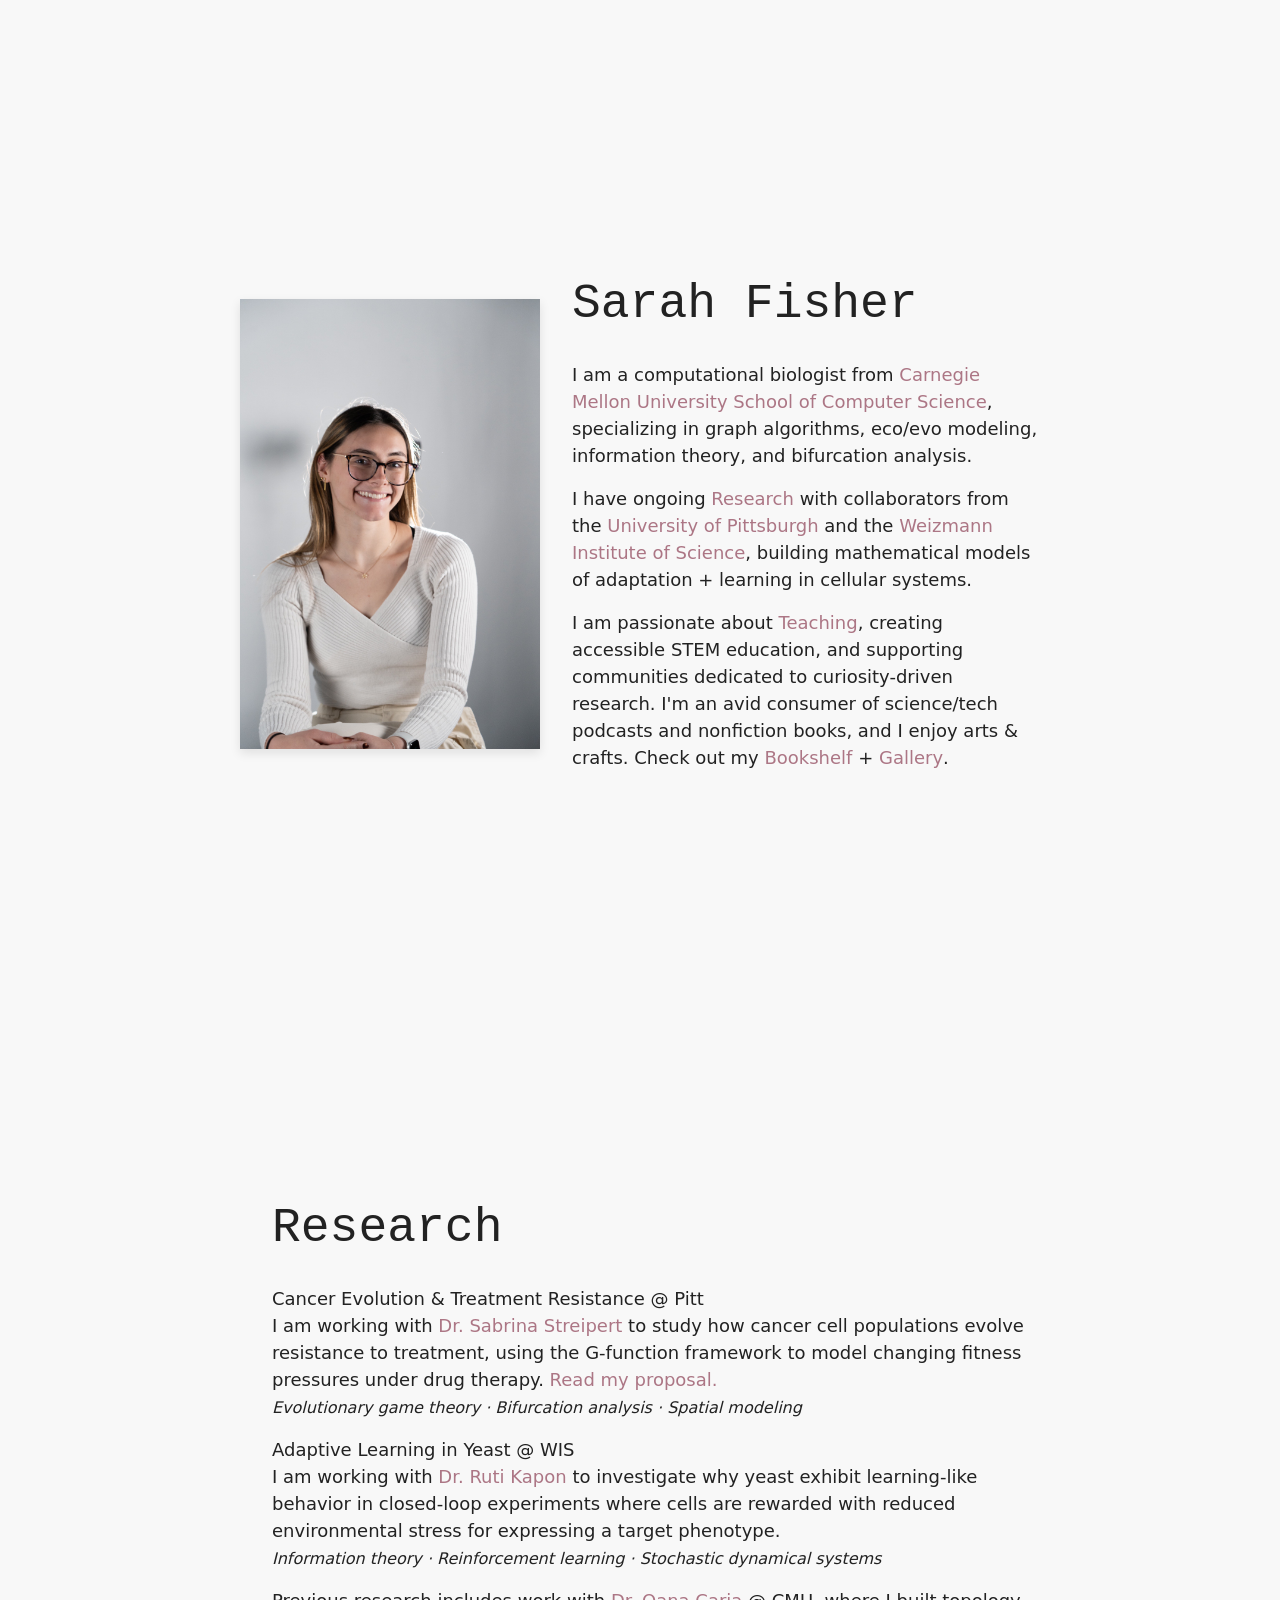
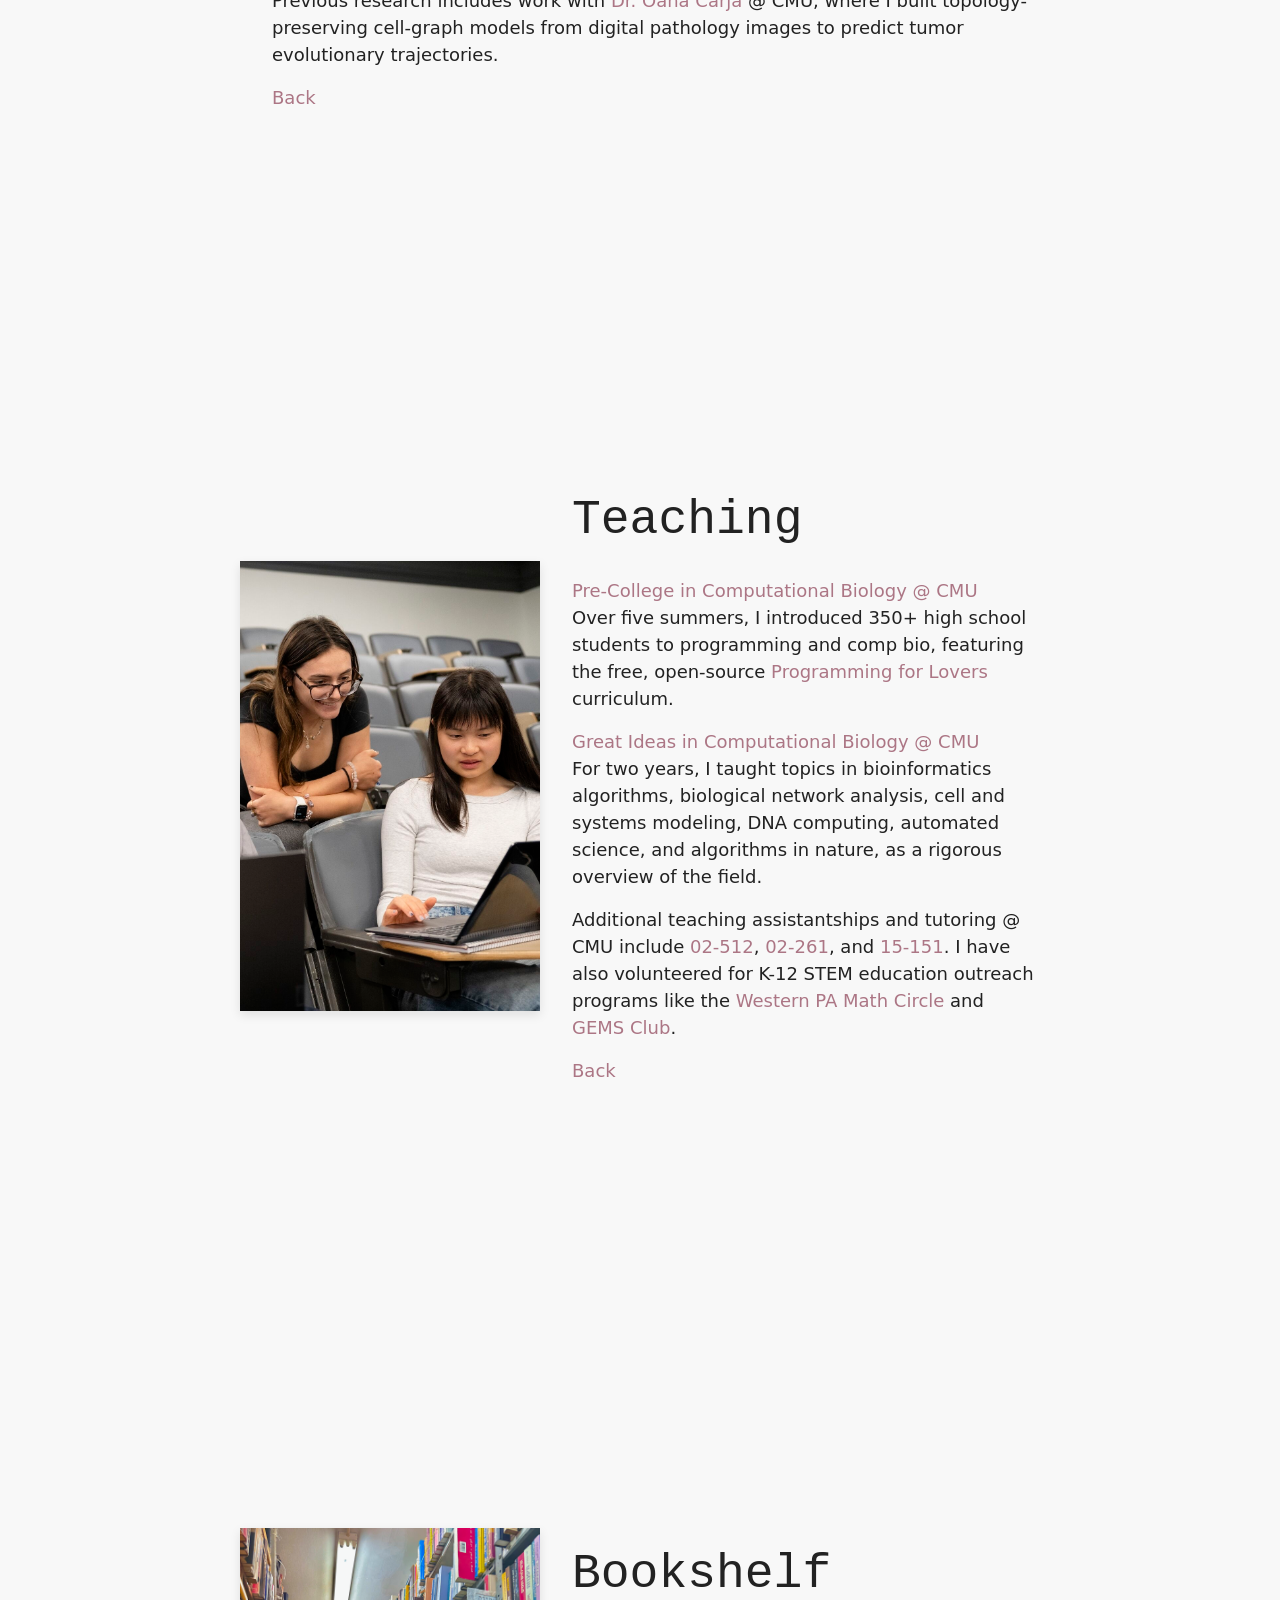
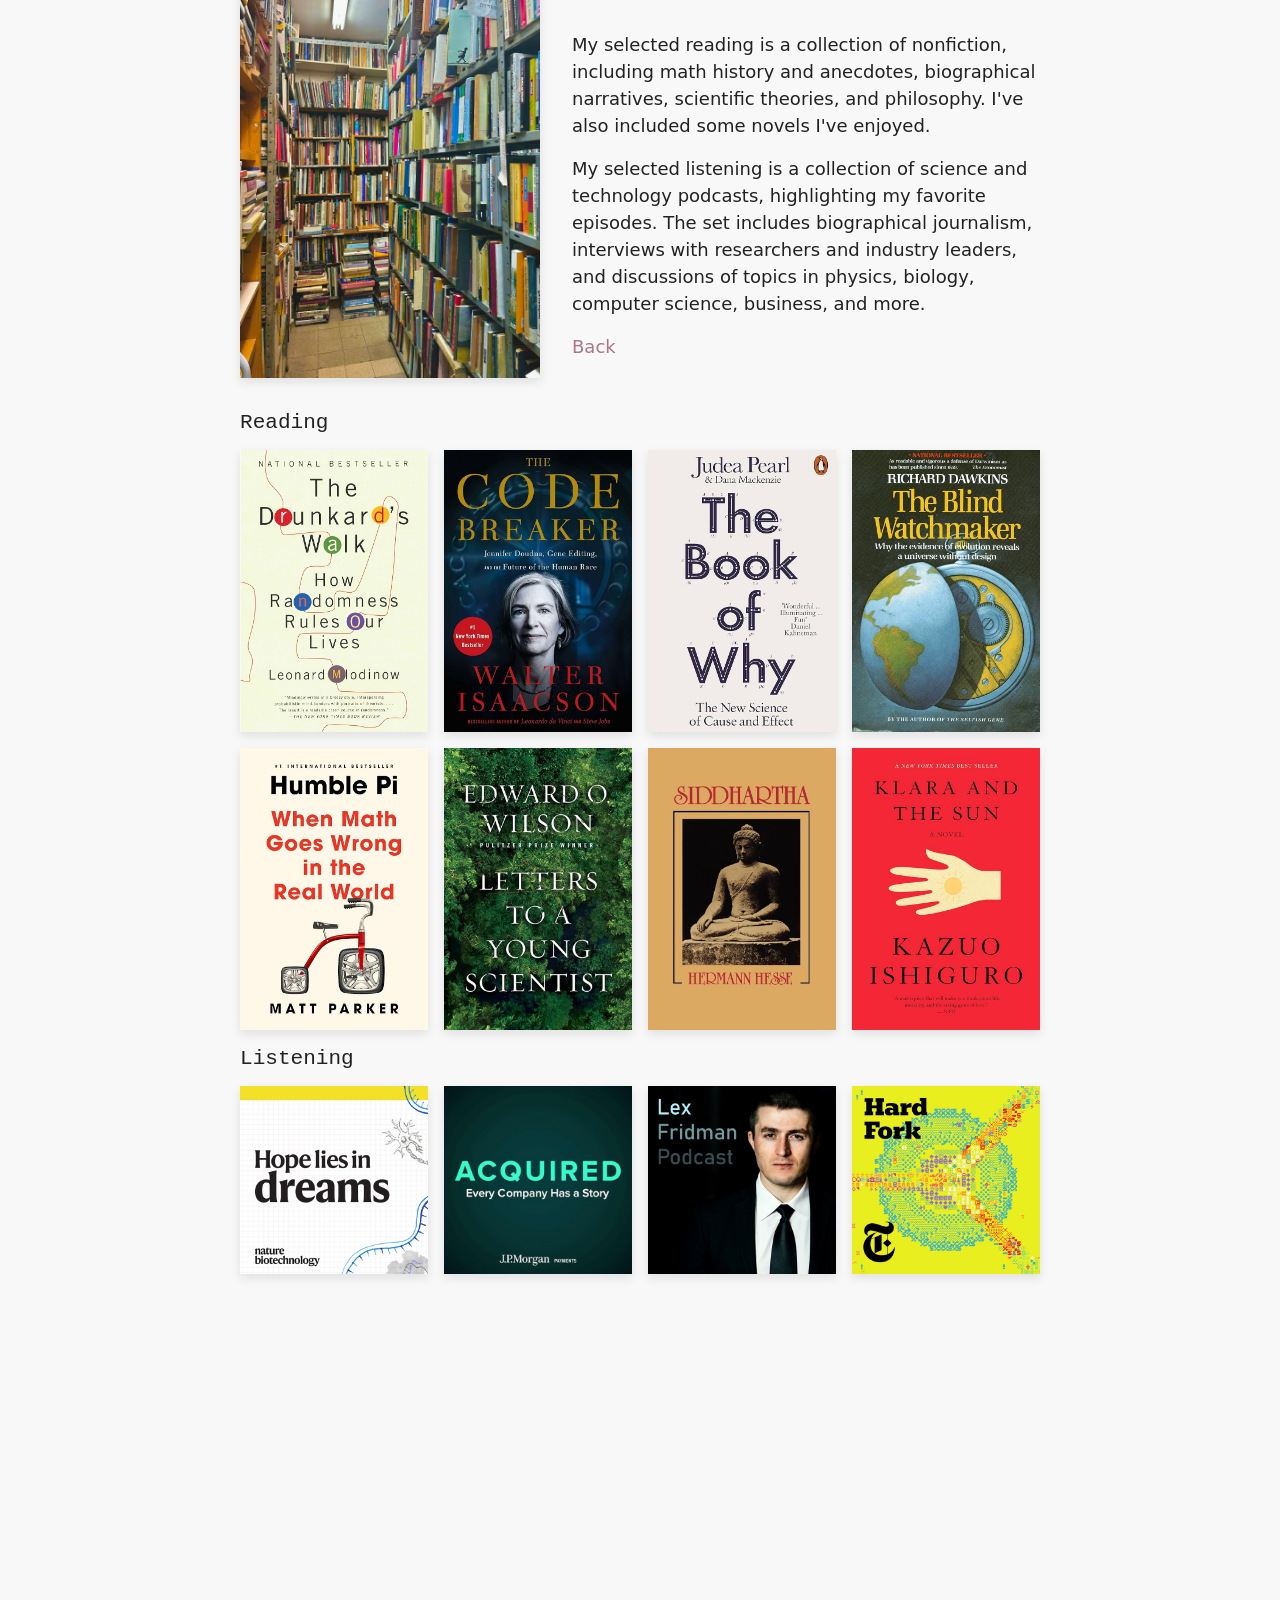
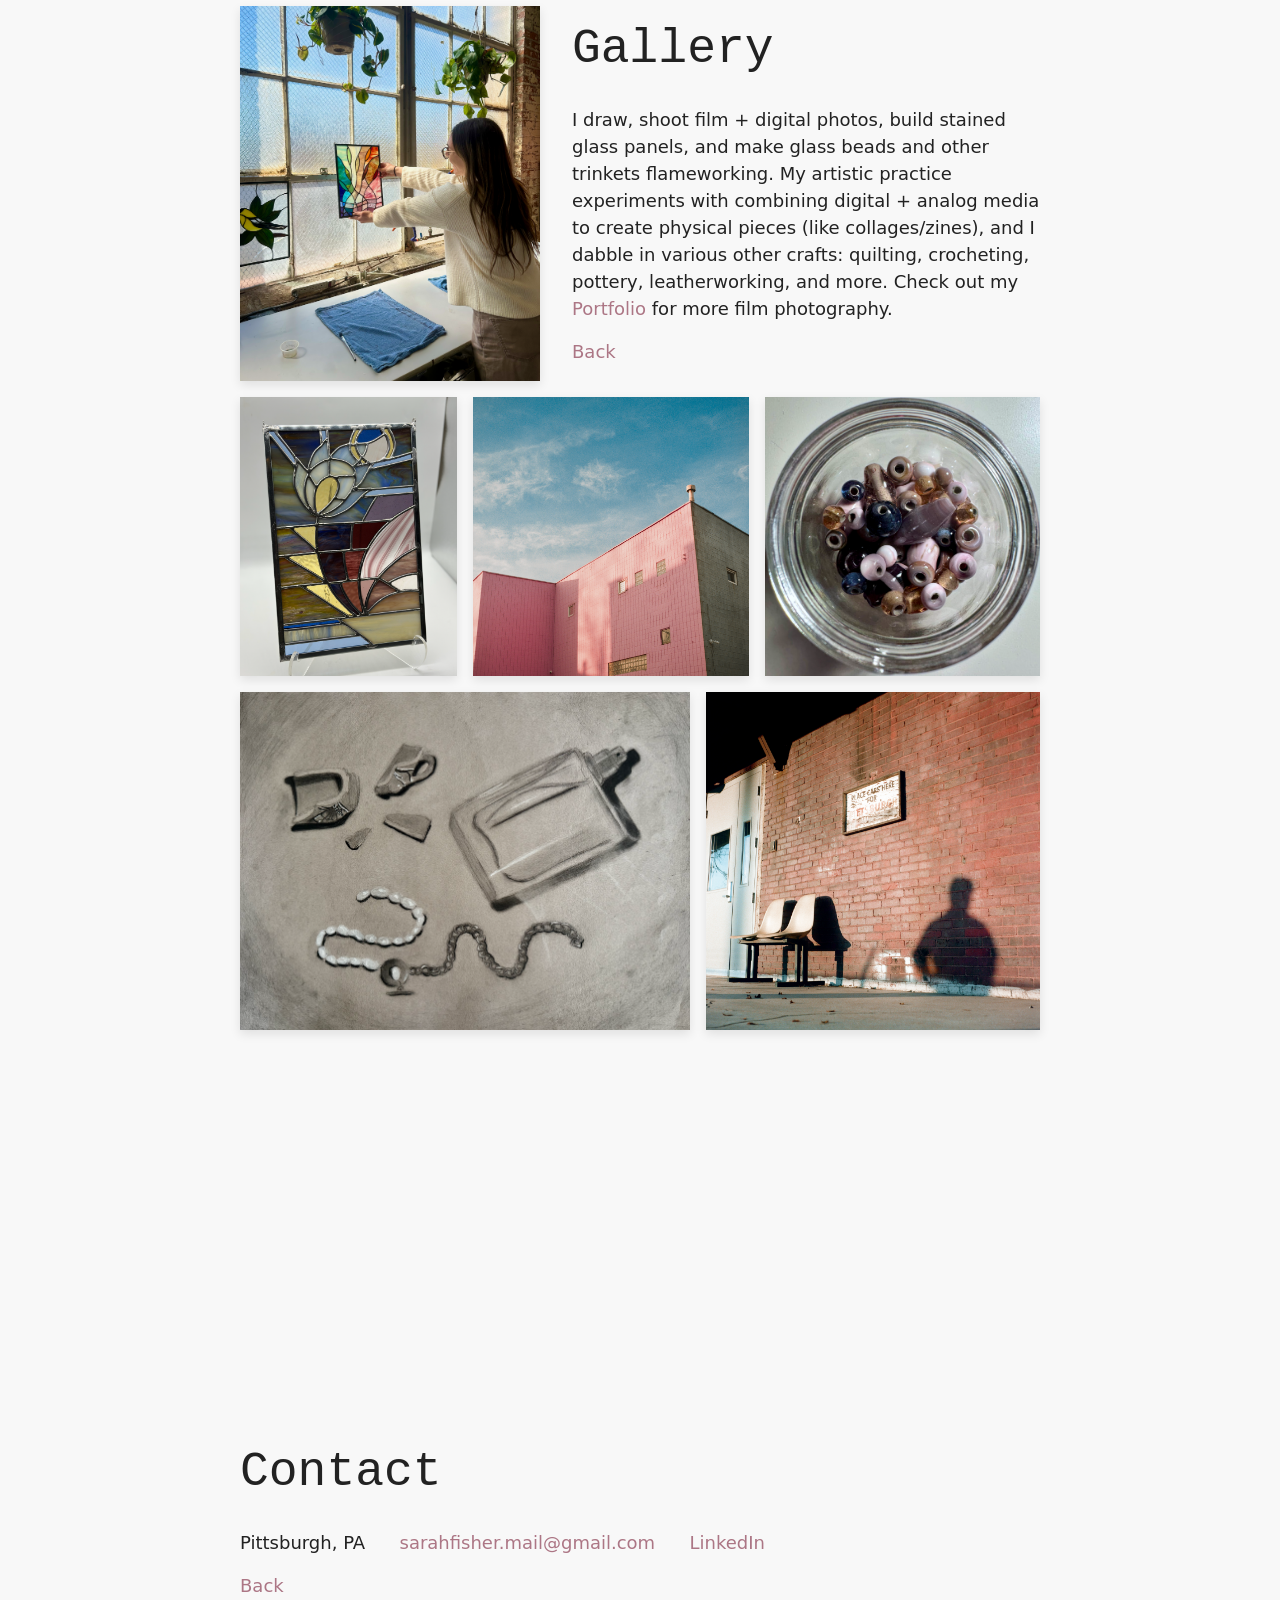
<file: index.html>
<!DOCTYPE html>
<html lang="en">
<head>
  <meta charset="utf-8" />
  <meta name="viewport" content="width=device-width, initial-scale=1" />
  <title>Sarah Fisher</title>
  <link rel="stylesheet" href="style.css" />
</head>

<body>
  <!-- ABOUT -->
  <div class="container">
    <section id="about">
      <div class="hero">
        <div class="profile">
          <img src="content/about/headshot.jpeg" alt="Sarah Fisher" />

          <div class="info">
            <h1><span class="typewriter" style="--n: 12;">Sarah Fisher</span></h1>

            <div class="links">
              <!-- external links here if you want -->
            </div>

            <p>
              I am a computational biologist from
              <a href="https://www.cs.cmu.edu" target="_blank" rel="noopener">Carnegie Mellon University School of Computer Science</a>,
              specializing in graph algorithms, eco/evo modeling, information theory, and bifurcation analysis. 
            </p>

            <p>
              I have ongoing <a href="#research">Research</a> with collaborators from the 
              <a href="https://www.mathematics.pitt.edu/research-areas/mathematical-biology" target="_blank" rel="noopener">University of Pittsburgh</a>
              and the <a href="https://www.weizmann.ac.il/Biomolecular_Sciences/" target="_blank" rel="noopener">Weizmann Institute of Science</a>, 
              building mathematical models of adaptation + learning in cellular systems.
            </p>
<!-- 
            <p>
              I was a founding engineer at
              <a href="https://revilico.bio" target="_blank" rel="noopener">Revilico</a>,
              a venture-backed platform for end-to-end small molecule discovery.
              I led R&amp;D on virtual cell models, which simulate dynamic phenotypic responses to drug perturbations <i>in silico</i>.
            </p>
-->
            <p>
              I am passionate about <a href="#teaching">Teaching</a>, creating accessible STEM education, and supporting communities
              dedicated to curiosity-driven research. I'm an avid consumer of science/tech podcasts and nonfiction books, and I enjoy
              arts &amp; crafts. Check out my <a href="#bookshelf">Bookshelf</a> + <a href="#gallery">Gallery</a>.
            </p>
          </div>
        </div>
      </div>
    </section>
  </div>

  <!-- RESEARCH -->
  <div class="container">
    <section id="research">
      <div class="hero">
        <div class="profile">
          <div class="profile-img">
           <!--  <img src="content/teaching/teaching.jpeg" alt="Sarah Fisher" /> --> 
          </div>

          <div class="info">
            <h1><span class="typewriter" style="--n: 8;">Research</span></h1>

            <p>
              <b>Cancer Evolution & Treatment Resistance @ Pitt</b>
              <br />
              I am working with <a href="https://sites.google.com/pitt.edu/sabrinastreipert" target="_blank" rel="noopener">Dr. Sabrina Streipert</a>
              to study how cancer cell populations evolve resistance to treatment, using the G-function framework to model changing fitness pressures under drug therapy.
              <a href="content/research/Streipert.pdf" target="_blank" rel="noopener">Read my proposal.</a> 
              <br />
              <i>Evolutionary game theory &middot; Bifurcation analysis &middot; Spatial modeling</i>
            </p>


            <p>
              <b>Adaptive Learning in Yeast @ WIS</b>
              <br />
              I am working with <a href="https://www.weizmann.ac.il/Biomolecular_Sciences/Reich/" target="_blank" rel="noopener">Dr. Ruti Kapon</a>
              to investigate why yeast exhibit learning-like behavior in closed-loop experiments where cells are rewarded with reduced environmental stress for expressing a target phenotype.
              <br />
              <i>Information theory &middot; Reinforcement learning &middot; Stochastic dynamical systems</i>
            </p>

            <p>
              <b>Previous research</b> includes work with <a href="https://www.cmu.edu/cbd/people/carja.html" target="_blank" rel="noopener">Dr. Oana Carja</a> @ CMU,
              where I built topology-preserving cell-graph models from digital pathology images to predict tumor evolutionary trajectories. 
            </p>

            <p><a href="#about">Back</a></p>
          </div>
        </div>
      </div>
    </section>
  </div>

  <!-- TEACHING -->
  <div class="container">
    <section id="teaching">
      <div class="hero">
        <div class="profile">
          <div class="profile-img">
            <img src="content/teaching/teaching.jpeg" alt="Sarah Fisher" />
          </div>

          <div class="info">
            <h1><span class="typewriter" style="--n: 8;">Teaching</span></h1>

            <p>
              <a href="https://www.cmu.edu/pre-college/academic-programs/computational-biology.html" target="_blank" rel="noopener">
                Pre-College in Computational Biology @ CMU
              </a>
              <br />
              Over five summers, I introduced 350+ high school students to programming and comp bio, featuring the free, open-source
              <a href="https://www.programmingforlovers.com/" target="_blank" rel="noopener">Programming for Lovers</a> curriculum.
            </p>

            <p>
              <a href="https://compeau.cbd.cmu.edu/teaching-experience/great-ideas-in-computational-biology/" target="_blank" rel="noopener">
                Great Ideas in Computational Biology @ CMU
              </a>
              <br />
              For two years, I taught topics in bioinformatics algorithms, biological network analysis, cell and systems modeling, DNA computing,
              automated science, and algorithms in nature, as a rigorous overview of the field.
            </p>

            <p>
              Additional teaching assistantships and tutoring @ CMU include
              <a href="https://cbd.cmu.edu/education/courses-offered/02-512-computational-methods-for-biological-modeling-and-simulation.html" target="_blank" rel="noopener">02-512</a>,
              <a href="https://cbd.cmu.edu/education/courses-offered/02-261-quantitative-cell-and-molecular-biology-lab.html" target="_blank" rel="noopener">02-261</a>, and 
              <a href="https://www.math.cmu.edu/~jmackey/151_128/syll.html" target="_blank" rel="noopener">15-151</a>.
              I have also volunteered for K-12 STEM education outreach programs like the
              <a href="https://programs.mcs.cmu.edu/arml/" target="_blank" rel="noopener">Western PA Math Circle</a> and
              <a href="https://gems.education.purdue.edu" target="_blank" rel="noopener">GEMS Club</a>.
            </p>

            <p><a href="#about">Back</a></p>
          </div>
        </div>
      </div>
    </section>
  </div>

  <!-- BOOKSHELF -->
  <div class="container">
    <section id="bookshelf">
      <div class="hero hero--compact" style="padding-top: 24vh;">
        <div class="profile">
          <img src="content/bookshelf/bookshelf.png" alt="Sarah Fisher" />

          <div class="info">
            <h1><span class="typewriter" style="--n: 9;">Bookshelf</span></h1>

            <p>
              My selected reading is a collection of nonfiction, including math history and anecdotes, biographical narratives,
              scientific theories, and philosophy. I've also included some novels I've enjoyed.
            </p>

            <p>
              My selected listening is a collection of science and technology podcasts, highlighting my favorite episodes. The set includes
              biographical journalism, interviews with researchers and industry leaders, and discussions of topics in physics, biology,
              computer science, business, and more.
            </p>

            <p><a href="#about">Back</a></p>
          </div>
        </div>
      </div>

      <!-- Reading (subsection) -->
      <div class="subsection" style="margin-top: 1rem;">
        <h3>Reading</h3>

        <div class="grid">
          <details class="media-card book-card">
            <summary>
              <img class="thumb" src="content/bookshelf/reading/drunkardswalk.jpg" alt="Book cover: The Drunkard's Walk" loading="lazy" />
              <div class="overlay">
                <h3 class="title">
                  <a href="https://www.amazon.com/Drunkards-Walk-Randomness-Rules-Lives/dp/0307275175" target="_blank" rel="noopener">
                    The Drunkard's Walk: How Randomness Rules Our Lives
                  </a>
                </h3>
                <p class="meta">Leonard Mlodinow</p>
              </div>
            </summary>
          </details>

          <details class="media-card book-card">
            <summary>
              <img class="thumb" src="content/bookshelf/reading/codebreaker.jpg" alt="Book cover: The Codebreaker" loading="lazy" />
              <div class="overlay">
                <h3 class="title">
                  <a href="https://www.amazon.com/Code-Breaker-Jennifer-Doudna-Editing/dp/1982115858" target="_blank" rel="noopener">
                    The Codebreaker: Jennifer Doudna, Gene Editing, and the Future of the Human Race
                  </a>
                </h3>
                <p class="meta">Walter Isaacson</p>
              </div>
            </summary>
          </details>

          <details class="media-card book-card">
            <summary>
              <img class="thumb" src="content/bookshelf/reading/bookofwhy.jpg" alt="Book cover: The Book of Why" loading="lazy" />
              <div class="overlay">
                <h3 class="title">
                  <a href="https://www.amazon.com/Book-Why-Science-Cause-Effect/dp/0141982411" target="_blank" rel="noopener">
                    The Book of Why: The New Science of Cause and Effect
                  </a>
                </h3>
                <p class="meta">Judea Pearl</p>
              </div>
            </summary>
          </details>

          <details class="media-card book-card">
            <summary>
              <img class="thumb" src="content/bookshelf/reading/blindwatchmaker.jpg" alt="Book cover: The Blind Watchmaker" loading="lazy" />
              <div class="overlay">
                <h3 class="title">
                  <a href="https://www.amazon.com/Blind-Watchmaker-Richard-Dawkins/dp/0141026162" target="_blank" rel="noopener">
                    The Blind Watchmaker: Why the Evidence of Evolution Reveals a Universe Without Design
                  </a>
                </h3>
                <p class="meta">Richard Dawkins</p>
              </div>
            </summary>
          </details>

          <details class="media-card book-card">
            <summary>
              <img class="thumb" src="content/bookshelf/reading/humblepi.jpg" alt="Book cover: Humble Pi" loading="lazy" />
              <div class="overlay">
                <h3 class="title">
                  <a href="https://www.amazon.com/Humble-Pi-When-Wrong-World/dp/0593084683" target="_blank" rel="noopener">
                    Humble Pi: When Math Goes Wrong in the Real World
                  </a>
                </h3>
                <p class="meta">Matt Parker</p>
              </div>
            </summary>
          </details>

          <details class="media-card book-card">
            <summary>
              <img class="thumb" src="content/bookshelf/reading/letters.jpg" alt="Book cover: Letters to a Young Scientist" loading="lazy" />
              <div class="overlay">
                <h3 class="title">
                  <a href="https://www.amazon.com/Letters-Young-Scientist-Edward-Wilson/dp/0871403773" target="_blank" rel="noopener">
                    Letters to a Young Scientist
                  </a>
                </h3>
                <p class="meta">Edward O. Wilson</p>
              </div>
            </summary>
          </details>

          <details class="media-card book-card">
            <summary>
              <img class="thumb" src="content/bookshelf/reading/siddhartha.jpg" alt="Book cover: Siddhartha" loading="lazy" />
              <div class="overlay">
                <h3 class="title">
                  <a href="https://www.amazon.com/Siddhartha-Hermann-Hesse/dp/0811202925" target="_blank" rel="noopener">
                    Siddhartha
                  </a>
                </h3>
                <p class="meta">Hermann Hesse</p>
              </div>
            </summary>
          </details>

          <details class="media-card book-card">
            <summary>
              <img class="thumb" src="content/bookshelf/reading/klara.jpg" alt="Book cover: Klara and the Sun" loading="lazy" />
              <div class="overlay">
                <h3 class="title">
                  <a href="https://www.amazon.com/Klara-Sun-novel-Kazuo-Ishiguro/dp/059331817X" target="_blank" rel="noopener">
                    Klara and the Sun
                  </a>
                </h3>
                <p class="meta">Kazuo Ishiguro</p>
              </div>
            </summary>
          </details>
        </div>
      </div>

      <!-- Listening (subsection) -->
      <div class="subsection" style="margin-top: 1rem;">
        <h3>Listening</h3>

        <div class="grid">
          <details class="media-card pod-card">
            <summary>
              <img class="thumb" src="content/bookshelf/listening/hope.jpg" alt="Podcast artwork: Hope Lies in Dreams" loading="lazy" />
              <div class="overlay">
                <h3 class="title">
                  <a href="https://www.nature.com/immersive/d41587-021-00015-5/index.html" target="_blank" rel="noopener">
                    Hope Lies in Dreams
                  </a>
                </h3>
                <p class="meta">
                  Ten chapters detailing the story of how Stan Crooke pioneered antisense drugs and ultimately discovered a treatment for spinal muscular atrophy.
                </p>
              </div>
            </summary>
          </details>

          <details class="media-card pod-card">
            <summary>
              <img class="thumb" src="content/bookshelf/listening/acquired.jpg" alt="Podcast artwork: Acquired" loading="lazy" />
              <div class="overlay">
                <h3 class="title">
                  <a href="https://www.acquired.fm" target="_blank" rel="noopener">Acquired</a>
                </h3>
                <ul class="episodes">
                  <li><a href="https://www.acquired.fm/episodes/google-the-ai-company" target="_blank" rel="noopener">Google: The AI Company</a></li>
                  <li><a href="https://www.acquired.fm/episodes/novo-nordisk-ozempic" target="_blank" rel="noopener">Novo Nordisk (Ozempic)</a></li>
                  <li><a href="https://www.acquired.fm/episodes/amazon-com" target="_blank" rel="noopener">Amazon.com</a></li>
                </ul>
              </div>
            </summary>
          </details>

          <details class="media-card pod-card">
            <summary>
              <img class="thumb" src="content/bookshelf/listening/lexfridman.webp" alt="Podcast artwork: Lex Fridman Podcast" loading="lazy" />
              <div class="overlay">
                <h3 class="title">
                  <a href="https://lexfridman.com/podcast" target="_blank" rel="noopener">Lex Fridman Podcast</a>
                </h3>
                <ul class="episodes">
                  <li><a href="https://lexfridman.com/alien-debate" target="_blank" rel="noopener">Alien Debate: Sara Walker and Lee Cronin</a></li>
                  <li><a href="https://lexfridman.com/walter-isaacson" target="_blank" rel="noopener">Walter Isaacson: Elon Musk, Steve Jobs, Einstein, Da Vinci &amp; Ben Franklin</a></li>
                </ul>
              </div>
            </summary>
          </details>

          <details class="media-card pod-card">
            <summary>
              <img class="thumb" src="content/bookshelf/listening/hardfork.jpg" alt="Podcast artwork: Hard Fork" loading="lazy" />
              <div class="overlay">
                <h3 class="title">
                  <a href="https://www.nytimes.com/column/hard-fork" target="_blank" rel="noopener">Hard Fork</a>
                </h3>
                <p class="meta">
                  Weekly, entertaining reporting from a pair of NYT journalists on the latest updates, trends, and stories in the world of tech.
                </p>
              </div>
            </summary>
          </details>
        </div>
      </div>
    </section>
  </div>

  <!-- GALLERY -->
  <div class="container">
    <section id="gallery">
      <div class="hero hero--compact" style="padding-top: 24vh;">
        <div class="profile">
          <img src="content/gallery/stained-holding.png" alt="Sarah Fisher" />

          <div class="info">
            <h1><span class="typewriter" style="--n: 7;">Gallery</span></h1>

            <p>
              I draw, shoot film + digital photos, build stained glass panels, and make glass beads and other trinkets flameworking.
              My artistic practice experiments with combining digital + analog media to create physical pieces (like collages/zines), and
              I dabble in various other crafts: quilting, crocheting, pottery, leatherworking, and more. 
              Check out my <a href="https://sarahfi2her.github.io/photography/#portfolio" target="_blank" rel="noopener">Portfolio</a> for more film photography.
            </p>

            <p><a href="#about">Back</a></p>
          </div>
        </div>

        <div class="gallery-grid">
          <div class="gallery-item a"><img src="content/gallery/stained-box-fit.png" alt="" /></div>
          <div class="gallery-item b"><img src="content/gallery/pink-film.png" alt="" /></div>
          <div class="gallery-item c"><img src="content/gallery/beads.png" alt="" /></div>
          <div class="gallery-item d"><img src="content/gallery/drawing-fit.png" alt="" /></div>
          <div class="gallery-item e"><img src="content/gallery/railroad-film.png" alt="" /></div>
        </div>
      </div>
    </section>
  </div>

  <!-- FOOTER / CONTACT -->
  <div class="container">
    <section id="footer">
      <div class="hero hero--contact" style="padding-top: 0; padding-bottom: 0;">
        <div class="profile">
          <div class="info">
            <h1><span class="typewriter" style="--n: 7;">Contact</span></h1>

            <p>
              Pittsburgh, PA 
              &nbsp;&nbsp;&nbsp;&nbsp; 
              <a href="mailto:sarahfisher.mail@gmail.com">sarahfisher.mail@gmail.com</a>
              &nbsp;&nbsp;&nbsp;&nbsp;
              <a href="https://www.linkedin.com/in/sarahfi2her/" target="_blank" rel="noopener">LinkedIn</a>
            </p>

            <p><a href="#about">Back</a></p>
          </div>
        </div>
      </div>
    </section>
  </div>

  <script>
    const sections = document.querySelectorAll("section[id]");

    const observer = new IntersectionObserver(
      (entries) => {
        entries.forEach((entry) => {
          if (entry.isIntersecting) {
            history.replaceState(null, "", `#${entry.target.id}`);
          }
        });
      },
      {
        rootMargin: "-40% 0px -50% 0px",
        threshold: 0,
      }
    );

    sections.forEach((section) => observer.observe(section));
  </script>
</body>
</html>
</file>
<file: style.css>
/* ========== Design Tokens ========== */
:root {
  --accent: #ac7685;
  --text: #222;
  --muted: #e8e8e8;
  --bg: #f8f8f8;

  --maxw: 800px;
  --base-size: 18px;
}

html { scroll-behavior: smooth; }

body {
  font-family: 'Instrument Sans', system-ui, -apple-system, Segoe UI, Roboto, Helvetica, Arial, sans-serif;
  font-size: var(--base-size);
  color: var(--text);
  background: var(--bg);
  margin: 0;
  display: block;
  min-height: 100%;
}

/* ========== Layout ========== */
.container{
  width: min(100%, var(--maxw));
  margin: 5rem auto;
  padding-left: clamp
}

/* Sections (top-level only) */
section {
  width: 100%;
  padding-top: 2.25rem;
}

section + section {
  margin-top: 3.5rem;
  padding-top: 2rem;
  border-top: 0px solid var(--muted);
}

/* ========== Typography ========== */
h1, h2, h3 {
  font-family: 'Google Sans Code', ui-monospace, SFMono-Regular, Menlo, Consolas, monospace;
  font-weight: 400;
  color: var(--text);
  margin: 0 0 0.5rem 0;
}

h1 { font-size: 3rem; }
h2 { font-size: 1.4rem; font-weight: 600; }

p {
  line-height: 1.5;
  font-size: inherit;
  text-align: left;
  margin: 1rem 0 0 0;
}

/* Links */
a {
  color: var(--accent);
  text-decoration: none;
  border-bottom: 1px solid transparent;
  transition: color 0.2s, border-color 0.2s;
  font-weight: 500;
}

a:hover { border-color: var(--accent); }

/* Inline bold */
b { font-weight: 500; }

/* Inline italics */
i { font-style: italic; font-size: 1rem; font-weight: 300; }



/* ========== Hero + Profile ========== */
.hero {
  display: flex;
  flex-direction: column;
  justify-content: center;
  width: 100%;
  min-height: 80svh;
  padding: 3rem 0;
}

.hero--compact {
  min-height: auto;
  padding: 2rem 0 1rem;
}

.profile {
  display: flex;
  flex-direction: row;
  align-items: center;
  gap: 2rem;
  width: 100%;
}

.profile img {
  width: 300px;
  height: auto;
  border-radius: 0;
  object-fit: cover;
  box-shadow: 0 4px 10px rgba(0, 0, 0, 0.1);
}

.info { flex: 1; text-align: left; }

.links { margin-bottom: 1rem; }
.links a { margin-right: 1rem; }

/* ========== Books / Podcasts Grid ========== */
.grid {
  display: grid;
  grid-template-columns: repeat(4, 1fr);
  gap: 1rem;
  width: 100%;
  margin-top: 1rem;
}

/* ========== Clickable Image Cards (details/summary) ========== */
.media-card {
  border: none;
  box-shadow: 0 4px 10px rgba(0, 0, 0, 0.1);
  background: none;
  padding: 0;
  margin: 0;
}

.media-card > summary {
  position: relative;
  cursor: pointer;
  list-style: none;
  padding: 0;
  margin: 0;
}

.media-card > summary::-webkit-details-marker { display: none; }

.media-card .thumb {
  width: 100%;
  display: block;
  object-fit: cover;
  background: #fafafa;
  border-radius: 0;
}

/* aspect ratios */
.media-card.book-card .thumb { aspect-ratio: 2 / 3; }
.media-card.pod-card  .thumb { aspect-ratio: 1 / 1; }

/* overlay */
.media-card .overlay {
  position: absolute;
  left: 0;
  right: 0;
  top: 0;

  padding: 0.5rem;
  display: flex;
  flex-direction: column;

  background: rgba(255, 255, 255, 0.94);
  color: var(--text);

  opacity: 0;
  pointer-events: none;
  transform: translateY(6px);
  transition: opacity 0.2s ease, transform 0.2s ease;
}

.media-card[open] .overlay {
  opacity: 1;
  pointer-events: auto;
  transform: translateY(0);
}

@media (hover: hover) {
  .media-card > summary:hover .thumb { opacity: 0.95; }
}

.media-card[open] .thumb {
  transform: scale(1.01);
  transition: transform 0.2s ease;
}

.media-card .title {
  margin: 0;
  font-weight: 600;
  line-height: 1.3;
}

.media-card .meta {
  margin: 0.4rem 0 0 0;
  font-size: 0.92rem;
  color: #555;
}

.media-card .episodes {
  margin: 0.6rem 0 0 0;
  padding-left: 1.15rem;
  font-size: 0.95rem;
  line-height: 1.4;
}

.media-card .episodes li + li { margin-top: 0.25rem; }

/* ========== Typewriter ========== */
.typewriter {
  display: inline-block;
  white-space: nowrap;
  overflow: hidden;
  /* border-right: 2px solid currentColor; */
  border-right: none;
  /* animation: typeErase 16s steps(var(--n)) infinite, caretBlink 0.9s step-end infinite; */
  /* animation: caretBlink 0.9s step-end infinite; */
}

@keyframes typeErase {
  0% { width: 0ch; }
  12.5% { width: calc(var(--n) * 1ch); }
  87.5% { width: calc(var(--n) * 1ch); }
  100% { width: 0ch; }
}

@keyframes caretBlink {
  50% { border-color: transparent; }
}

@media (prefers-reduced-motion: reduce) {
  .typewriter { animation: none; border-right: 0; }
}

/* ========== Gallery Grid (keeps your current behavior) ========== */
/* Your latest rules imply: fixed mosaic + consistent tile height + cropping. */
.gallery-grid {
  display: grid;
  width: 100%;
  gap: 1rem;
  margin-top: 1rem;

  grid-template-columns: repeat(14, 1fr);
  grid-template-rows: repeat(11, 1fr);
  grid-template-areas:
    "a a a a b b b b b c c c c c"
    "a a a a b b b b b c c c c c"
    "a a a a b b b b b c c c c c"
    "a a a a b b b b b c c c c c"
    "a a a a b b b b b c c c c c"
    "d d d d d d d d e e e e e e"
    "d d d d d d d d e e e e e e"
    "d d d d d d d d e e e e e e"
    "d d d d d d d d e e e e e e"
    "d d d d d d d d e e e e e e"
    "d d d d d d d d e e e e e e";
}

.gallery-item { margin: 0; }
.gallery-item.a { grid-area: a; }
.gallery-item.b { grid-area: b; }
.gallery-item.c { grid-area: c; }
.gallery-item.d { grid-area: d; }
.gallery-item.e { grid-area: e; }
/* note: .f is not in areas; leaving it as auto-placement matches your current behavior */

.gallery-item img {
  width: 100%;
  height: clamp(160px, 22vw, 260px);
  object-fit: cover;
  display: block;
  border-radius: 0;
  box-shadow: 0 4px 10px rgba(0, 0, 0, 0.1);
}

.gallery-grid .item,
.gallery-grid .item.wide {
  height: clamp(160px, 22vw, 260px);
  overflow: hidden;
}

.gallery-grid img {
  width: 100%;
  height: 100%;
  object-fit: cover;
  display: block;
}

/* ========== Responsive ========== */
@media (max-width: 700px) {
  .container { padding: 1.25rem; }

  .profile {
    flex-direction: column;
    text-align: center;
  }

  .info { text-align: center; }

  h1 { font-size: 1.9rem; }

  .grid { grid-template-columns: repeat(2, 1fr); }
}
</file>
